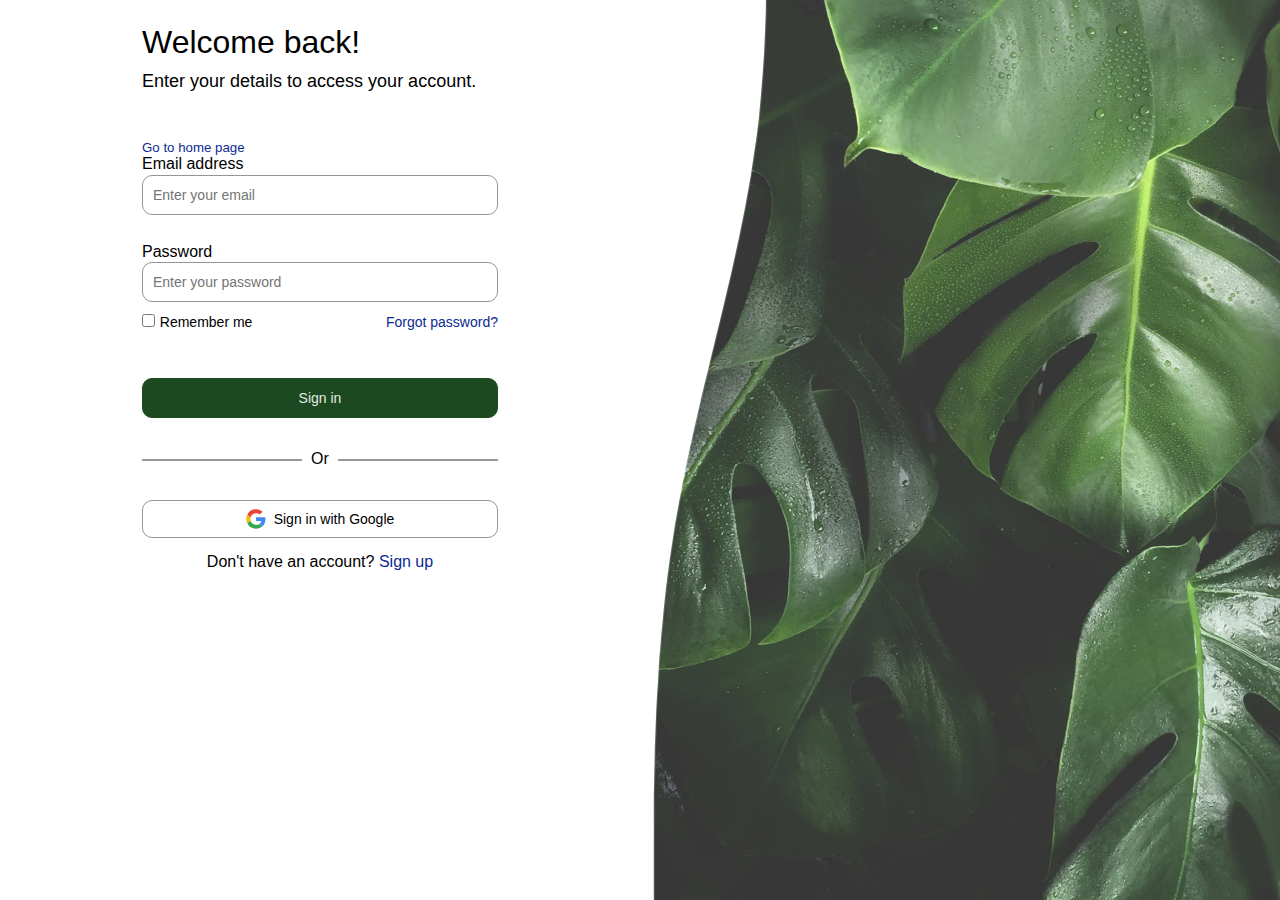
<file: index.html>
<!DOCTYPE html>
<html lang="en">

<head>
    <meta charset="UTF-8">
    <meta name="viewport" content="width=device-width, initial-scale=1.0">
    <link rel="stylesheet" href="Style/setup.css">
    <title>Set up</title>
</head>

<body>
    <div class="content">
        <main class="main">
            <div class="container" id="signInForm">
                <h1>Welcome back!</h1>
                <p class="title__desc">Enter your details to access your account.</p>
                <h5><a href="main.html">Go to home page</a></h5>
                <form method="post" action="register.php">
                    <div>
                        <label class="input-label" for="email">Email address</label>
                        <input class="input" name="email" type="email" id="email" placeholder="Enter your email" required>
                    </div>
                    <div>
                        <label class="input-label" for="pass">Password</label>
                        <input class="input" name="password" type="password" id="pass" placeholder="Enter your password" required>
                    </div>
                    <div class="rem">
                        <div>
                            <input type="checkbox" class="checkbox" id="remember" required>
                            <label for="remember">Remember me</label>
                        </div>
                        <a href="#">Forgot password?</a>
                    </div>
                    <button type="submit" name="signIn">Sign in</button>
                </form>
                <p class="or">Or</p>
                <button class="sign-in">
                    <svg xmlns="http://www.w3.org/2000/svg" class="google" viewBox="-0.5 0 48 48"><g fill="none" fill-rule="evenodd"><path fill="#FBBC05" d="M9.827 24c0-1.524.253-2.986.705-4.356l-7.909-6.04A23.456 23.456 0 0 0 .213 24c0 3.737.868 7.26 2.407 10.388l7.905-6.05A13.885 13.885 0 0 1 9.827 24"/><path fill="#EB4335" d="M23.714 10.133c3.311 0 6.302 1.174 8.652 3.094L39.202 6.4C35.036 2.773 29.695.533 23.714.533a23.43 23.43 0 0 0-21.09 13.071l7.908 6.04a13.849 13.849 0 0 1 13.182-9.51"/><path fill="#34A853" d="M23.714 37.867a13.849 13.849 0 0 1-13.182-9.51l-7.909 6.038a23.43 23.43 0 0 0 21.09 13.072c5.732 0 11.205-2.036 15.312-5.849l-7.507-5.804c-2.118 1.335-4.786 2.053-7.804 2.053"/><path fill="#4285F4" d="M46.145 24c0-1.387-.213-2.88-.534-4.267H23.714V28.8h12.604c-.63 3.091-2.346 5.468-4.8 7.014l7.507 5.804c4.314-4.004 7.12-9.969 7.12-17.618"/></g></svg>
                    Sign in with Google
                </button>
                <p class="account">Don't have an account?<a id="signUpButton"> Sign up</a></p>
            </div>

            <div class="container" id="signUpForm" style="display: none;">
                <h1>Get Started Now</h1>
                <p class="title__desc">Fill in your details to set up your account.</p>
                <h5><a href="main.html">Go to home page</a></h5>
                <form method="post" action="register.php">
                    <div>
                        <label class="input-label" for="name">Name</label>
                        <input class="input" name="name" type="text" id="name" placeholder="Enter your name" required>
                    </div>
                    <div>
                        <label class="input-label" for="email">Email address</label>
                        <input class="input" name="email" type="email" id="email" placeholder="Enter your email" required>
                    </div>
                    <div>
                        <label class="input-label" for="pass">Password</label>
                        <input class="input" name="password" type="password" id="pass" placeholder="Enter your password" required>
                    </div>
                    <div class="rem">
                        <div>
                            <input type="checkbox" class="checkbox" id="remember" required>
                            <label for="remember">I agree to the <span>term & <br>policy</span></label>
                        </div>
                    </div>
                    <button type="submit" name="signUp">Sign up</button>
                </form>
                <p class="or">Or</p>
                <button class="sign-in">
                    <svg xmlns="http://www.w3.org/2000/svg" class="google" viewBox="-0.5 0 48 48"><g fill="none" fill-rule="evenodd"><path fill="#FBBC05" d="M9.827 24c0-1.524.253-2.986.705-4.356l-7.909-6.04A23.456 23.456 0 0 0 .213 24c0 3.737.868 7.26 2.407 10.388l7.905-6.05A13.885 13.885 0 0 1 9.827 24"/><path fill="#EB4335" d="M23.714 10.133c3.311 0 6.302 1.174 8.652 3.094L39.202 6.4C35.036 2.773 29.695.533 23.714.533a23.43 23.43 0 0 0-21.09 13.071l7.908 6.04a13.849 13.849 0 0 1 13.182-9.51"/><path fill="#34A853" d="M23.714 37.867a13.849 13.849 0 0 1-13.182-9.51l-7.909 6.038a23.43 23.43 0 0 0 21.09 13.072c5.732 0 11.205-2.036 15.312-5.849l-7.507-5.804c-2.118 1.335-4.786 2.053-7.804 2.053"/><path fill="#4285F4" d="M46.145 24c0-1.387-.213-2.88-.534-4.267H23.714V28.8h12.604c-.63 3.091-2.346 5.468-4.8 7.014l7.507 5.804c4.314-4.004 7.12-9.969 7.12-17.618"/></g></svg>
                    Sign up with Google
                </button>
                <p class="account">Have an account?<a id="signInButton"> Sign in</a></p>
            </div>
        </main>
    </div>

    <div class="background">
        <svg xmlns="http://www.w3.org/2000/svg" class="wave" viewBox="0 0 1440 320"><path fill="#fff" d="M0 96h80c80 0 240 0 400 26.7C640 149 800 203 960 224s320 11 400 5.3l80-5.3V0H0Z"/></svg>
    </div>
    
    <script src="Src/setup.js"></script>
</body>

</html>
</file>
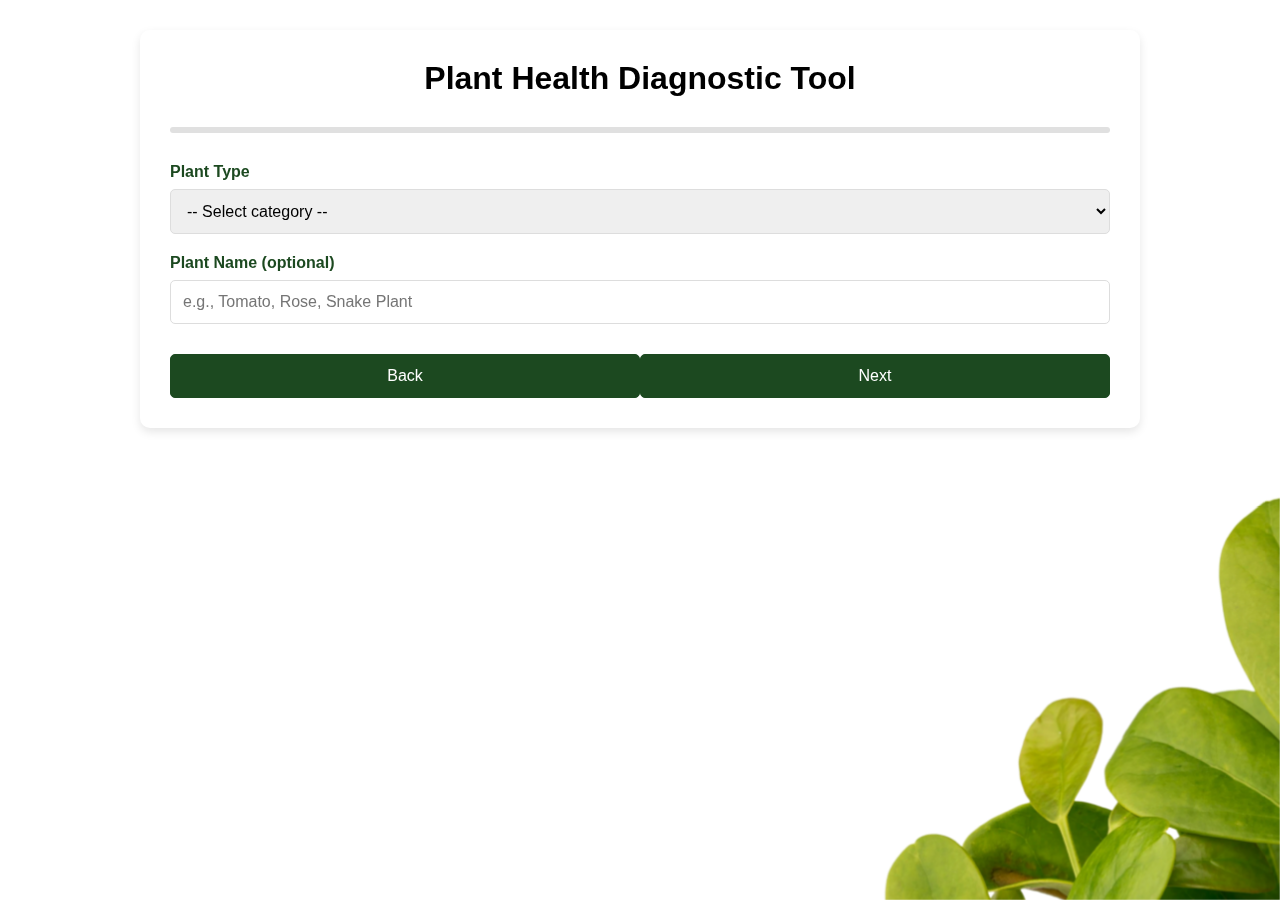
<file: diagnose-tool.html>
<!DOCTYPE html>
<html lang="en">

<head>
    <meta charset="UTF-8">
    <meta name="viewport" content="width=device-width, initial-scale=1.0">
    <link rel="stylesheet" href="Style/diagnose-tool.css">
    <title>Plant Health Diagnostic Tool</title>
</head>

<body>
    <div class="container">
        <h1><span class="plant-icon"></span> Plant Health Diagnostic Tool</h1>

        <div class="progress-bar">
            <div class="progress" id="progressBar"></div>
        </div>

        <div class="step active" id="step1">
            <div class="form-group">
                <label for="plantCategory">Plant Type</label>
                <select id="plantCategory">
                    <option value="">-- Select category --</option>
                    <option value="fruitsVegetables">Fruits & Vegetables</option>
                    <option value="treesShrubs">Trees & Shrubs</option>
                    <option value="herbs">Herbs</option>
                    <option value="floweringPlants">Flowering Plants</option>
                    <option value="indoorPlants">Indoor Plants</option>
                </select>
            </div>

            <div class="form-group">
                <label for="plant-name">Plant Name (optional)</label>
                <input type="text" id="plant-name" placeholder="e.g., Tomato, Rose, Snake Plant">
            </div>

            <div class="btn-group">
                <button disabled class="btn-primary  btn-secondary"><a href="diagnose.html">Back</a></button>
                <button class="btn-primary " onclick="nextStep(1, 2)">Next</button>
            </div>
        </div>

        <div class="step" id="step2">
            <div class="form-group">
                <label for="symptomLocation">Affected Area</label>
                <select id="symptomLocation">
                    <option value="">-- Select plant part --</option>
                </select>
            </div>

            <div class="form-group">
                <label for="symptomType">Specific Symptom</label>
                <select id="symptomType">
                    <option value="">-- Select symptom --</option>
                </select>
            </div>

            <div class="btn-group">
                <button class="btn-primary" onclick="prevStep(2, 1)">Back</button>
                <button class="btn-primary" onclick="nextStep(2, 3)">Next</button>
            </div>
        </div>

        <div class="step" id="step3">
                <div class="form-group">
                    <label for="lightConditions">Light Conditions</label>
                    <select id="lightConditions">
                        <option value="">-- Select light --</option>
                        <option value="fullSun">Full sun (more than 6 hours)</option>
                        <option value="partialSun">Partial sun (3-6 hours)</option>
                        <option value="lowLight">No light</option>
                    </select>
                </div>

                <div class="form-group">
                    <label for="watering">Watering Frequency</label>
                    <select id="watering">
                        <option value="">-- Select frequency --</option>
                        <option value="daily">Daily</option>
                        <option value="every2-3days">Every 2-3 days</option>
                        <option value="weekly">Weekly</option>
                        <option value="whenDry">When soil is dry</option>
                    </select>
                </div>

                <div class="form-group">
                    <label for="pests">Pest Presence</label>
                    <select id="pests">
                        <option value="">-- Select pest status --</option>
                        <option value="visible">Visible pests</option>
                        <option value="signs">Signs of pests</option>
                        <option value="none">No pests</option>
                        <option value="unknown">Not sure</option>
                    </select>
                </div>

                <div class="form-group">
                    <label for="temperature">Temperature Range</label>
                    <select id="temperature">
                        <option value="">-- Select temperature --</option>
                        <option value="hot">Hot (above 27°C)</option>
                        <option value="moderate">Moderate (14-26°C)</option>
                        <option value="cold">Cold (below 13°C) </option>
                    </select>
                </div>

            <div class="btn-group">
                <button class="btn-primary" onclick="prevStep(3, 2)">Back</button>
                <button class="btn-primary" onclick="diagnosePlant()">Get Diagnosis</button>
            </div>
        </div>

        <div id="finalResults" class="hidden">
            <h2>Diagnosis Report</h2>

            <div class="result-card">
                <h3 class="plantTitle"><span id="plantName"></span> (<span id="plant-category"></span>)</h3>
                <h3 id="diagnosisTitle"></h3>
                <p id="treatment-advice"></p>
                <p id="diagnosisDescription"></p>
                <div class="treatment" id="treatmentAdvice"></div>
            </div>

            <div class="btn-group">
                <button class="btn-primary" onclick="restartDiagnosis()">Start Over</button>
            </div>
        </div>
    </div>

    <script src="Src/diagnose.js"></script>
</body>

</html>
</file>
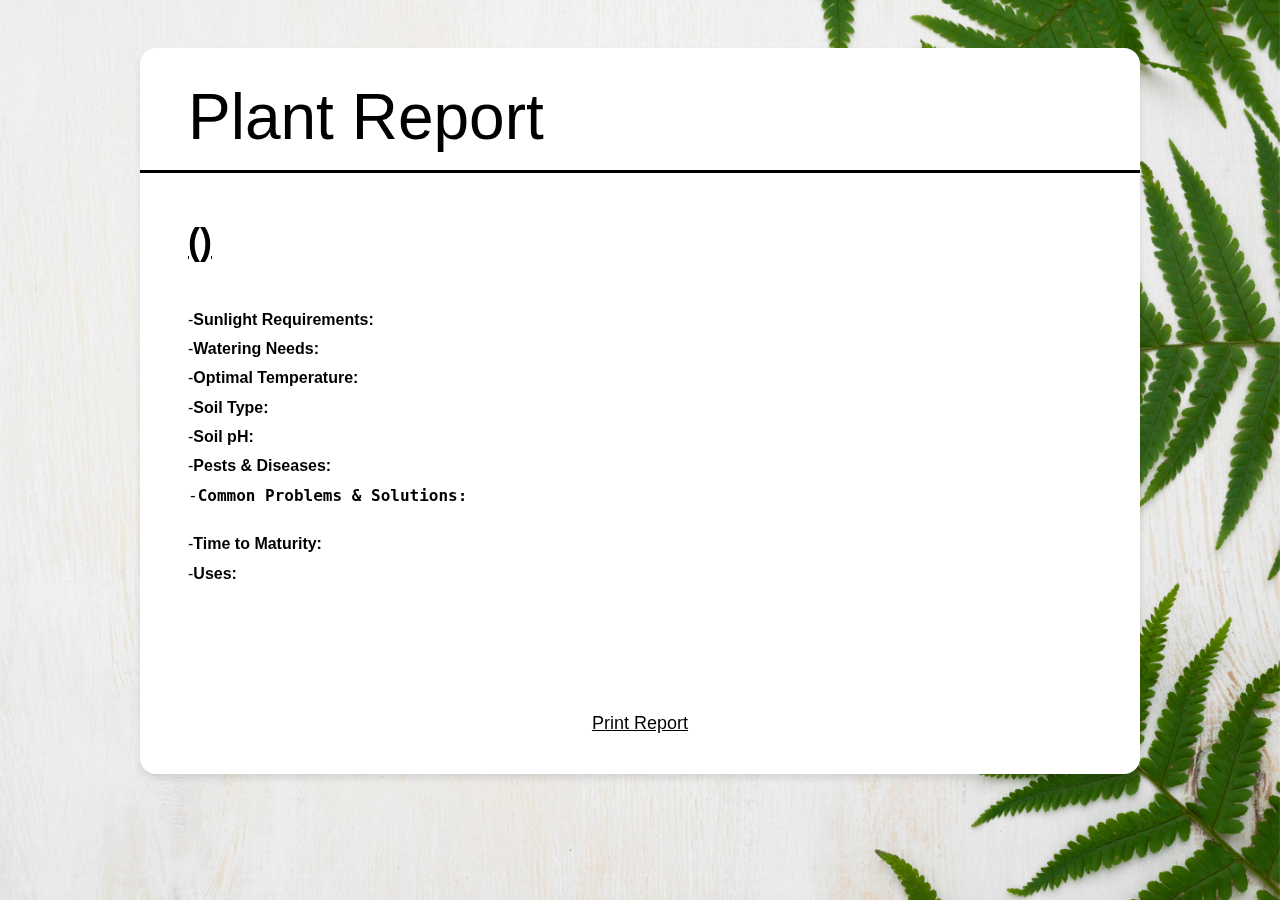
<file: modal.html>
<!DOCTYPE html>
<html lang="en">
<head>
    <meta charset="UTF-8">
    <meta name="viewport" content="width=device-width, initial-scale=1.0">
    <link rel="stylesheet" href="Style/modal.css">
    <style>
        @page {
            size: auto;   
            margin: 0mm;  
        }

        @media print {
            body::after {
            display: none !important;
            }
        }
    </style>
    <title>Plant Details</title>
    
</head>
<body>
    <div class="modal">
        <h1>Plant Report</h1>
        <div class="plant-details">
            <div class="plant-details__group">
                <div class="plant-details__img"></div>
                <div class="plant-information">
                    <div>
                        <h3 class="modal__title"><span id="plant-name"></span> (<span id="plant-category"></span>)</h3>
                        <p class="plant-description" id="plant-description"></p>
                    </div>
                    <div class="plant-specific-info">
                        <p>-<span class="highlight">Sunlight Requirements:</span><span id="sunlight"></span></p>
                        <p>-<span class="highlight">Watering Needs:</span><span id="watering"></span></p>
                        <p>-<span class="highlight">Optimal Temperature:</span><span id="temperature"></span></p>
                        <p>-<span class="highlight">Soil Type:</span><span id="soil"></span></p>
                        <p>-<span class="highlight">Soil pH:</span><span id="soilPH"></span></p>
                        <p>-<span class="highlight">Pests & Diseases:</span><span id="pestsDeseas"></span></p>
                        <pre>-<span class="highlight">Common Problems & Solutions:</span><br> <span id="problems"></span></pre>
                        <p>-<span class="highlight">Time to Maturity:</span><span id="maturityTime"></span></p>
                        <p>-<span class="highlight">Uses:</span><span id="uses"></span></p>
                    </div>
                </div>
            </div>
        </div>
        <button class="print-btn" onclick="window.print()">Print Report</button>
    </div>
    <script src="Src/modal.js"></script>
    
</body>
</html>
</file>
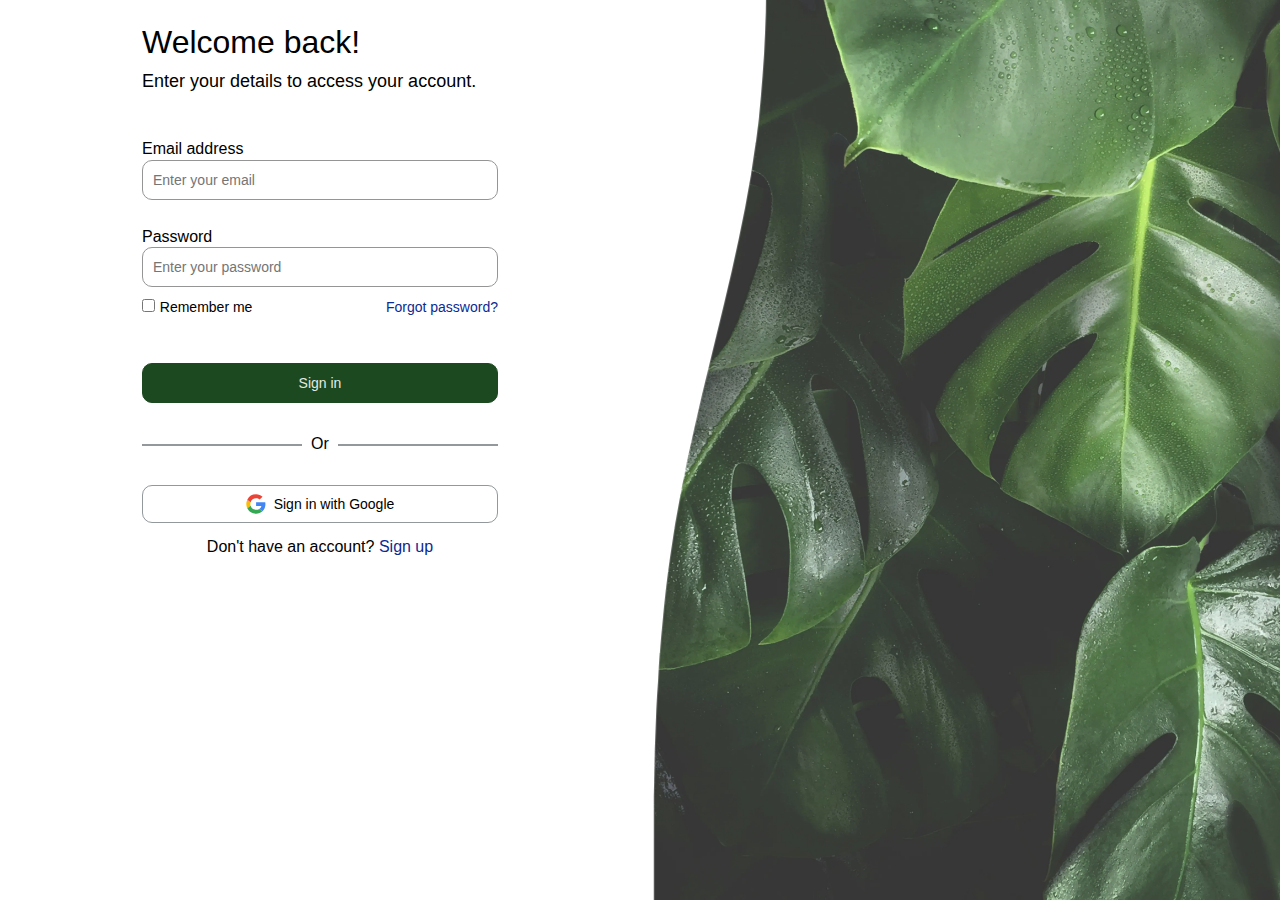
<file: setup.html>
<!DOCTYPE html>
<html lang="en">

<head>
    <meta charset="UTF-8">
    <meta name="viewport" content="width=device-width, initial-scale=1.0">
    <link rel="stylesheet" href="Style/setup.css">
    <title>Set up</title>
</head>

<body>
    <div class="content">
        <main class="main">
            <div class="container" id="signInForm">
                <h1>Welcome back!</h1>
                <p class="title__desc">Enter your details to access your account.</p>
                <form method="post" action="register.php">
                    <div>
                        <label class="input-label" for="email">Email address</label>
                        <input class="input" name="email" type="email" id="email" placeholder="Enter your email" required>
                    </div>
                    <div>
                        <label class="input-label" for="pass">Password</label>
                        <input class="input" name="password" type="password" id="pass" placeholder="Enter your password" required>
                    </div>
                    <div class="rem">
                        <div>
                            <input type="checkbox" class="checkbox" id="remember">
                            <label for="remember">Remember me</label>
                        </div>
                        <a href="#">Forgot password?</a>
                    </div>
                    <button type="submit" name="signIn">Sign in</button>
                </form>
                <p class="or">Or</p>
                <button class="sign-in">
                    <svg xmlns="http://www.w3.org/2000/svg" class="google" viewBox="-0.5 0 48 48"><g fill="none" fill-rule="evenodd"><path fill="#FBBC05" d="M9.827 24c0-1.524.253-2.986.705-4.356l-7.909-6.04A23.456 23.456 0 0 0 .213 24c0 3.737.868 7.26 2.407 10.388l7.905-6.05A13.885 13.885 0 0 1 9.827 24"/><path fill="#EB4335" d="M23.714 10.133c3.311 0 6.302 1.174 8.652 3.094L39.202 6.4C35.036 2.773 29.695.533 23.714.533a23.43 23.43 0 0 0-21.09 13.071l7.908 6.04a13.849 13.849 0 0 1 13.182-9.51"/><path fill="#34A853" d="M23.714 37.867a13.849 13.849 0 0 1-13.182-9.51l-7.909 6.038a23.43 23.43 0 0 0 21.09 13.072c5.732 0 11.205-2.036 15.312-5.849l-7.507-5.804c-2.118 1.335-4.786 2.053-7.804 2.053"/><path fill="#4285F4" d="M46.145 24c0-1.387-.213-2.88-.534-4.267H23.714V28.8h12.604c-.63 3.091-2.346 5.468-4.8 7.014l7.507 5.804c4.314-4.004 7.12-9.969 7.12-17.618"/></g></svg>
                    Sign in with Google
                </button>
                <p class="account">Don't have an account?<a id="signUpButton"> Sign up</a></p>
            </div>

            <div class="container" id="signUpForm" style="display: none;">
                <h1>Get Started Now</h1>
                <p class="title__desc">Fill in your details to set up your account.</p>
                <form method="post" action="register.php">
                    <div>
                        <label class="input-label" for="name">Name</label>
                        <input class="input" name="name" type="text" id="name" placeholder="Enter your name" required>
                    </div>
                    <div>
                        <label class="input-label" for="email">Email address</label>
                        <input class="input" name="email" type="email" id="email" placeholder="Enter your email" required>
                    </div>
                    <div>
                        <label class="input-label" for="pass">Password</label>
                        <input class="input" name="password" type="password" id="pass" placeholder="Enter your password" required>
                    </div>
                    <div class="rem">
                        <div>
                            <input type="checkbox" class="checkbox" id="remember" required>
                            <label for="remember">I agree to the <span>term & <br>policy</span></label>
                        </div>
                    </div>
                    <button type="submit" name="signUp">Sign up</button>
                </form>
                <p class="or">Or</p>
                <button class="sign-in">
                    <svg xmlns="http://www.w3.org/2000/svg" class="google" viewBox="-0.5 0 48 48"><g fill="none" fill-rule="evenodd"><path fill="#FBBC05" d="M9.827 24c0-1.524.253-2.986.705-4.356l-7.909-6.04A23.456 23.456 0 0 0 .213 24c0 3.737.868 7.26 2.407 10.388l7.905-6.05A13.885 13.885 0 0 1 9.827 24"/><path fill="#EB4335" d="M23.714 10.133c3.311 0 6.302 1.174 8.652 3.094L39.202 6.4C35.036 2.773 29.695.533 23.714.533a23.43 23.43 0 0 0-21.09 13.071l7.908 6.04a13.849 13.849 0 0 1 13.182-9.51"/><path fill="#34A853" d="M23.714 37.867a13.849 13.849 0 0 1-13.182-9.51l-7.909 6.038a23.43 23.43 0 0 0 21.09 13.072c5.732 0 11.205-2.036 15.312-5.849l-7.507-5.804c-2.118 1.335-4.786 2.053-7.804 2.053"/><path fill="#4285F4" d="M46.145 24c0-1.387-.213-2.88-.534-4.267H23.714V28.8h12.604c-.63 3.091-2.346 5.468-4.8 7.014l7.507 5.804c4.314-4.004 7.12-9.969 7.12-17.618"/></g></svg>
                    Sign up with Google
                </button>
                <p class="account">Have an account?<a id="signInButton"> Sign in</a></p>
            </div>
        </main>
    </div>

    <div class="background">
        <svg xmlns="http://www.w3.org/2000/svg" class="wave" viewBox="0 0 1440 320"><path fill="#fff" d="M0 96h80c80 0 240 0 400 26.7C640 149 800 203 960 224s320 11 400 5.3l80-5.3V0H0Z"/></svg>
    </div>
    
    <script src="Src/setup.js"></script>
</body>

</html>
</file>
<file: Style/setup.css>
@import "style.css";
@import "utils.css";



*{
    font-weight: var(--fw-medium);
}

input, button, a{
    font-family: var(--ff-primary);
    font-weight: var(--fw-medium);
}

.container{
    width: 100%;
    max-width: 404px;
    padding-inline: 1.5rem;
    margin-inline: auto;
}

h1{
    font-size: var(--size-32);
    margin-top: 4rem;
}

.title__desc{
    margin-top:0.625rem;
    margin-bottom: 3rem;
    font-size: var(--size-18);
}

.input-label{
    font-size: var(--size-16);
}

label[for="remember"], .input, form a{
    font-size: var(--size-14);
}

label[for="remember"]{
    margin-left: .3rem;
}

.rem, .rem > div:first-child{
    display: flex;
    justify-content: space-between;
}

.checkbox{
    margin-bottom: 1.2rem;
}

.rem{
    margin-top: -1rem;
}

a{
    color: var(--clr-blue);
}

button[type="submit"]{
    background-color: var(--clr-green-900);
    padding: .5rem 0;
    transition: .3s;
}

button[type="submit"]:hover{
    background-color: inherit;
    color: var(--clr-green-900);
}

button{
    width: 100%;
}

.or{
    position: relative;
    width: 100%;
    text-align: center;
    margin-top: 2rem;
    margin-bottom: 2rem;
}
  
.or::before{
    content: '';
    position: absolute;
    left: 0;
    bottom: 7px;
    height: 2px;
    width: 45%;
    background-color: rgba(38, 50, 56, .5);
}

.or::after{
    content: '';
    position: absolute;
    right: 0;
    bottom: 7px;
    height: 2px;
    width: 45%;
    background-color: rgba(38, 50, 56, .5);
}

.sign-in{
    background-color: inherit;
    display: flex;
    align-items: center;
    justify-content: center;
    gap: .5rem;
    margin-bottom: .89rem;
    border: 1px solid rgba(38, 50, 56, .5);
    font-size: var(--size-14);
    font-weight: 500;
}

.google{
    height: 20px;
    width: 20px;
}

button + p{
    text-align: center;
    margin-bottom: 2rem;
}

span{
    text-decoration: underline;
}

.account{
    margin-bottom: 1rem;
}

p a {
    cursor: pointer;
}



@media (min-width: 1024px){

    h1{
        margin-top: var(--size-24);
    }

    button + p{
        text-align: center;
        margin-bottom: 0;
    }

    body{
        display: grid;
        grid-template-columns: 1fr 1fr;
        min-height: 100vh;
    }

    .wave{
        position: fixed;
        -webkit-transform: rotate(-90deg);
        -moz-transform: rotate(-90deg);
        -o-transform: rotate(-90deg);
        -ms-transform: rotate(-90deg);
        transform: rotate(-90deg);
        left: 130px;
        top: 205px;
        max-height: 100vh;
        opacity: 1;
    }
    
    .background{
        background-image: url(../img/bgc.webp);
        background-size: cover;
        background-position: center;
        position: relative;
    }
    .background::after{
        content: '';
        width: 100%;
        height: 100%;
        background-color: white;
        position: absolute;
        opacity: .15;
    }
}
</file>
<file: Style/diagnose-tool.css>
@import "style.css";
@import "utils.css";

:root {
  --primary: #4caf50;
  --secondary: #8bc34a;
  --accent: #ffc107;
  --light: #f1f8e9;
  --dark: #2e7d32;
  --error: #f44336;
}

body {
  margin: 0;
  padding: 30px;
  background-color: var(--clr-white);
  display: flex;
  align-items: center;
  justify-content: center;
}

body::before {
  content: "";
  position: fixed;
  bottom: 0;
  left: 0;
  width: 100%;
  min-height: 100dvh;
  background-image: url(../img/ccc.webp);
  background-size: cover;
  background-position: center;
  z-index: -1;
}

.btn-primary a{
  color: white;
}

.plantName {
  font-size: 2rem;
}

.container {
  max-width: 1000px;
  margin: 0px auto;
  background: var(--clr-white);
  padding: 30px;
  border-radius: 10px;
  box-shadow: 0 4px 10px rgba(0, 0, 0, 0.1);
}

h1 {
  color: var(--clr-black);
  text-align: center;
  margin-bottom: 30px;
}

.step {
  display: none;
  animation: fadeIn 0.5s;
}

.step.active {
  display: block;
}

.form-group {
  margin-bottom: 20px;
}

label {
  display: block;
  margin-bottom: 8px;
  font-weight: 600;
  color: var(--clr-green-900);
}

select,
textarea,
input {
  width: 100%;
  padding: 12px;
  border: 1px solid #ddd;
  border-radius: 5px;
  font-size: 16px;
}

.btn-primary {
  background-color: var(--clr-green-900);
  color: white;
  border: 1px solid var(--clr-green-900);
  padding: 12px 40px;
  border-radius: 5px;
  cursor: pointer;
  font-size: 16px;
  transition: background-color 0.3s;
}

.btn-group {
  display: flex;
  justify-content: space-between;
  margin-top: 30px;
}

.result-card {
  background-color: var(--clr-green-100);
  border-left: 5px solid var(--clr-green-900);
  padding: 20px;
  margin-bottom: 20px;
  margin-top: 20px;
  border-radius: 0 5px 5px 0;
}

.result-card h3 {
  margin-top: 0;
  margin-bottom: 1rem;
  color: var(--clr-black);
  font-weight: var(--fw-semi-bold);
  font-size: 1.5rem;
}

.plantTitle {
  text-decoration: underline;
  font-family: var(--ff-secondary);
}

.result-card p {
  margin-bottom: 0;
}

.progress-bar {
  height: 6px;
  background-color: #e0e0e0;
  margin-bottom: 30px;
  border-radius: 3px;
  overflow: hidden;
}

.progress {
  height: 100%;
  background-color: var(--clr-green-900);
  width: 0%;
  transition: width 0.3s;
}

@keyframes fadeIn {
  from {
    opacity: 0;
  }

  to {
    opacity: 1;
  }
}

.hidden {
  display: none;
}

#finalResults {
  margin-top: 30px;
}

.treatment {
  background-color: #e8f5e9;
  padding: 15px;
  border-radius: 5px;
  margin-top: 15px;
}

@media (max-width: 600px) {
  .container {
    padding: 15px;
  }

  .btn {
    padding: 10px 15px;
  }
}
</file>
<file: Style/modal.css>
@import "style.css";
@import "utils.css";



@media print {
  body {
    -webkit-print-color-adjust: exact;
    print-color-adjust: exact;
    
  }

  body::before {
  visibility: hidden;
}

}

body {
  margin: 0;
  background-color: var(--clr-white);
  display: flex;
  align-items: center;
  justify-content: center;
}

body::before {
  content: "";
  position: fixed;
  top: 0;
  left: 0;
  width: 100%;
  height: 100%;
  background-image: url(../img/test.jpg);
  background-size: cover;
  background-position: center;
  background-repeat: no-repeat;
  z-index: -1;
}

.modal{
    background-color: var(--clr-white);
    width: 100%;
    max-width: 1000px;
    box-shadow: 0 4px 7px rgba(0, 0, 0, 0.1);
    padding-top: 2rem;
    padding-bottom: 1rem;
    border-radius: 16px;
}

.test{
    font-weight: var(--fw-regular);
}


.print-btn {
    display: block;
    margin-top: 1rem;
    text-decoration: underline;
    width: fit-content;
}

.highlight{
    font-weight: var(--fw-semi-bold);
    margin-right: .5rem;
}

.modal h1{
    font-weight: var(--fw-medium);
    font-size: var(--size-64);
    padding-bottom: 1rem;
    border-bottom: 3px solid black;
    text-align: center;
}

.plant-details{
    padding: 3rem;
}

.plant-details__img{
    width: 100%;
    max-width: 530px;
    height: 350px;
    margin-inline: auto;
    border-radius: 16px;
    background-position: center;
    background-repeat: no-repeat;
    background-size: cover;
}

.modal__title{
    font-size: var(--size-36);
    font-weight: var(--fw-semi-bold);
    font-family: var(--ff-secondary);
    text-align: center;
    text-decoration: underline;
    margin-top: 1rem;
}

.plant-description{
    text-align: center;
    font-size: var(--size-18);
    max-width: 530px;
    margin-inline: auto;
    margin-top: 1rem;
    margin-bottom: 2rem;
}

.plant-specific-info{
    padding-inline: 1rem;
}

.plant-specific-info p, pre{
    margin-bottom: .7rem;
}

pre{
    font-size: 1rem;
}

.print-btn{
    margin-inline: auto;
    margin-bottom: 1rem;
    font-size: var(--size-18);
}

.colored{
    background-color: #9DA677;
    padding: 6rem;
}

pre{
    white-space: pre-wrap; 
    word-wrap: break-word; 
    overflow-x: auto;
}

@media (min-width: 850px) {
    .plant-details__group{
        display: flex;
        flex-direction: row-reverse;
        justify-content: space-between;
    }

    .plant-details__img{
        width: 320px;
        height: 420px;
        margin: 0;
    }

    .plant-specific-info{
        padding: 1rem 0;
    }

    .modal__title , .plant-description, .modal h1{
        text-align: start;
    }

    .plant-description{
        max-width: 450px;
        margin-inline: 0;
    }

    .modal h1{
        padding-left: 3rem;
    }

    .plant-details{
        padding: 3rem;
    }
    .modal__title{
        margin-top: 0;
    }

    body{
        padding-top: 3rem;
        padding-bottom: 3rem;
    }
}
</file>
